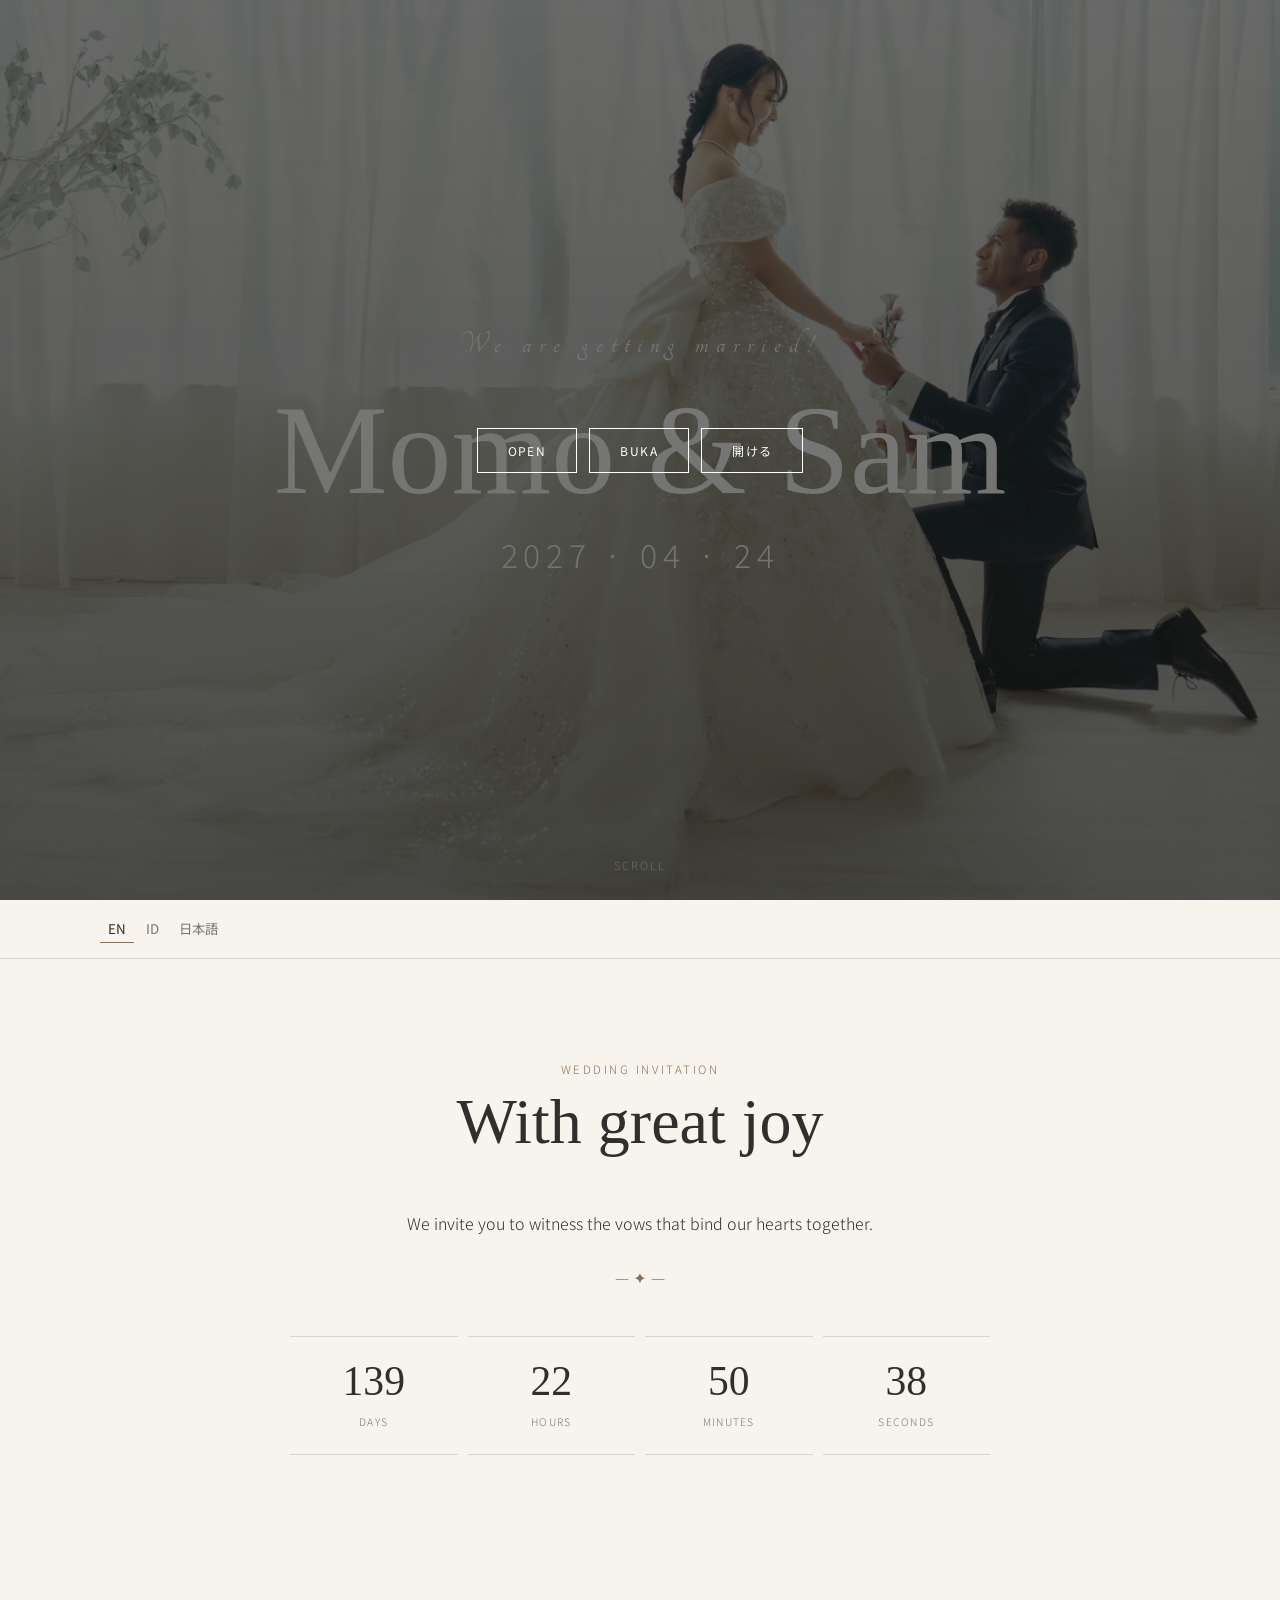
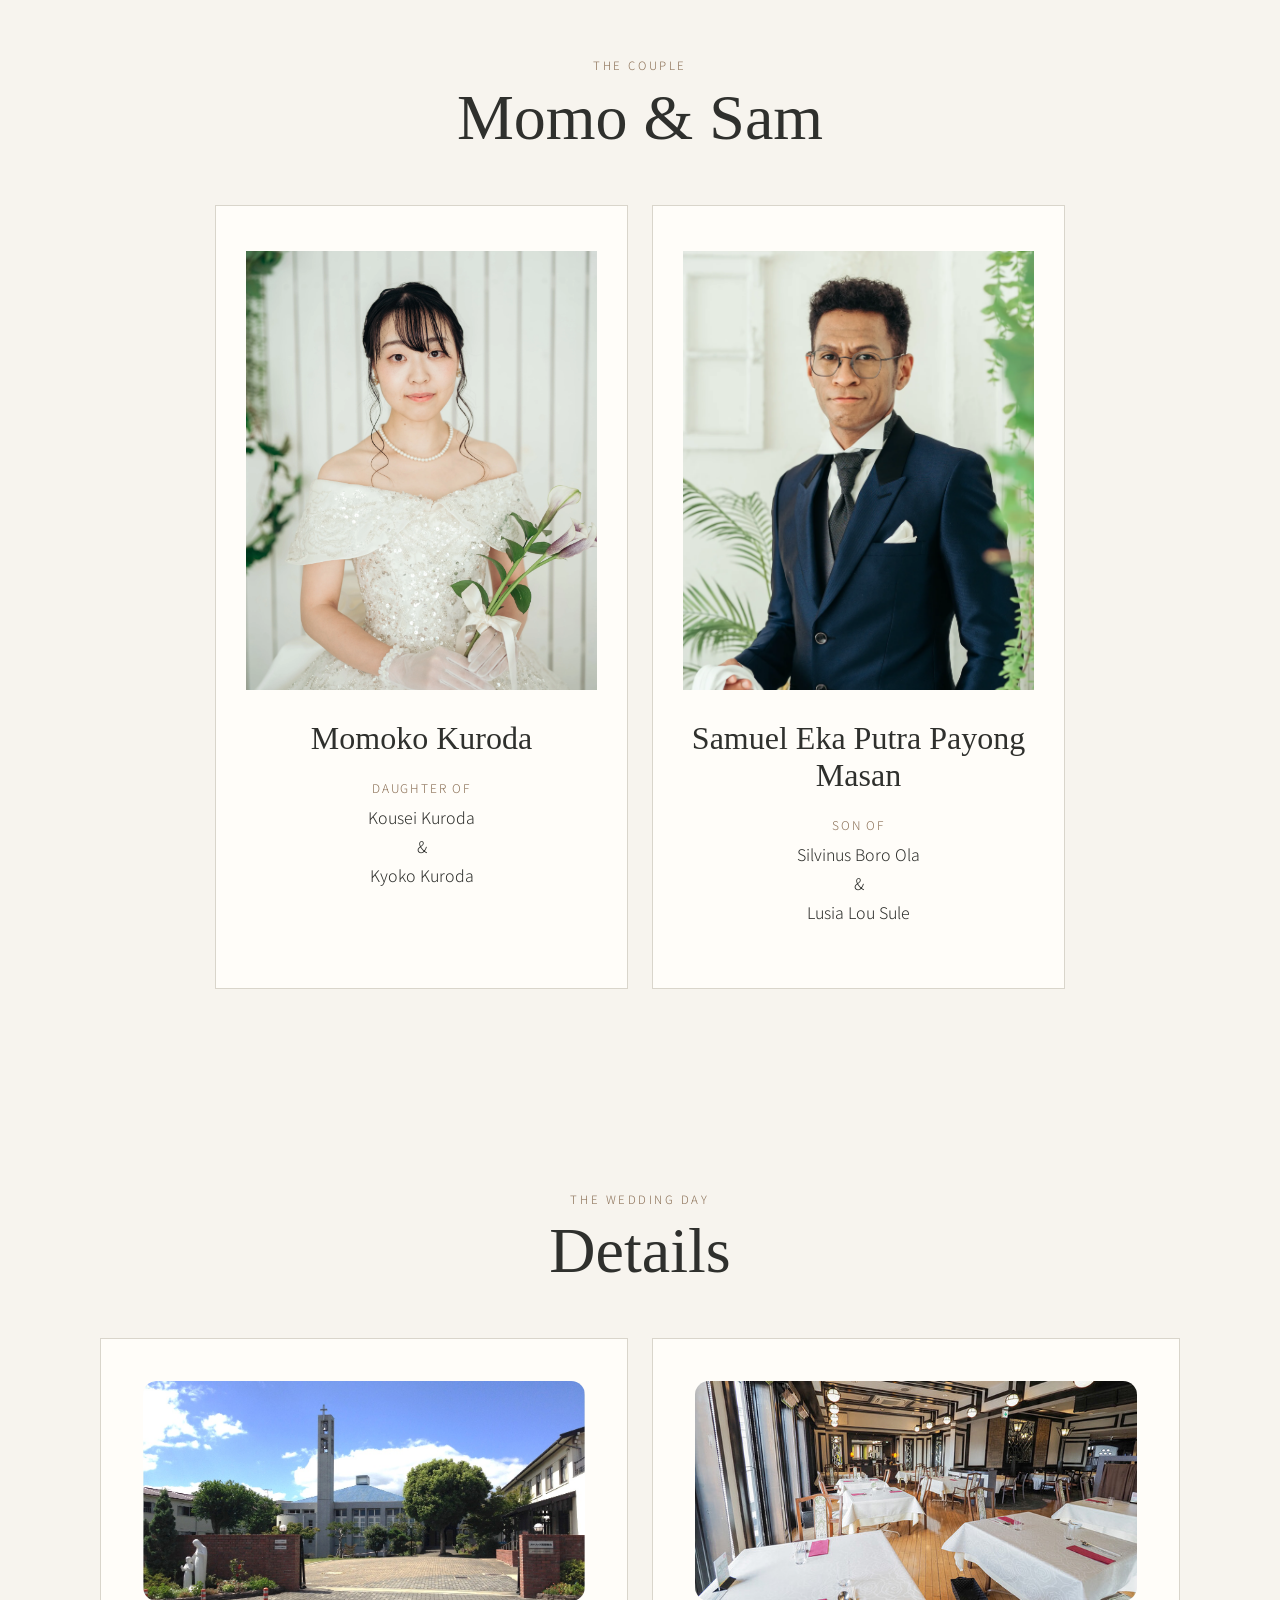
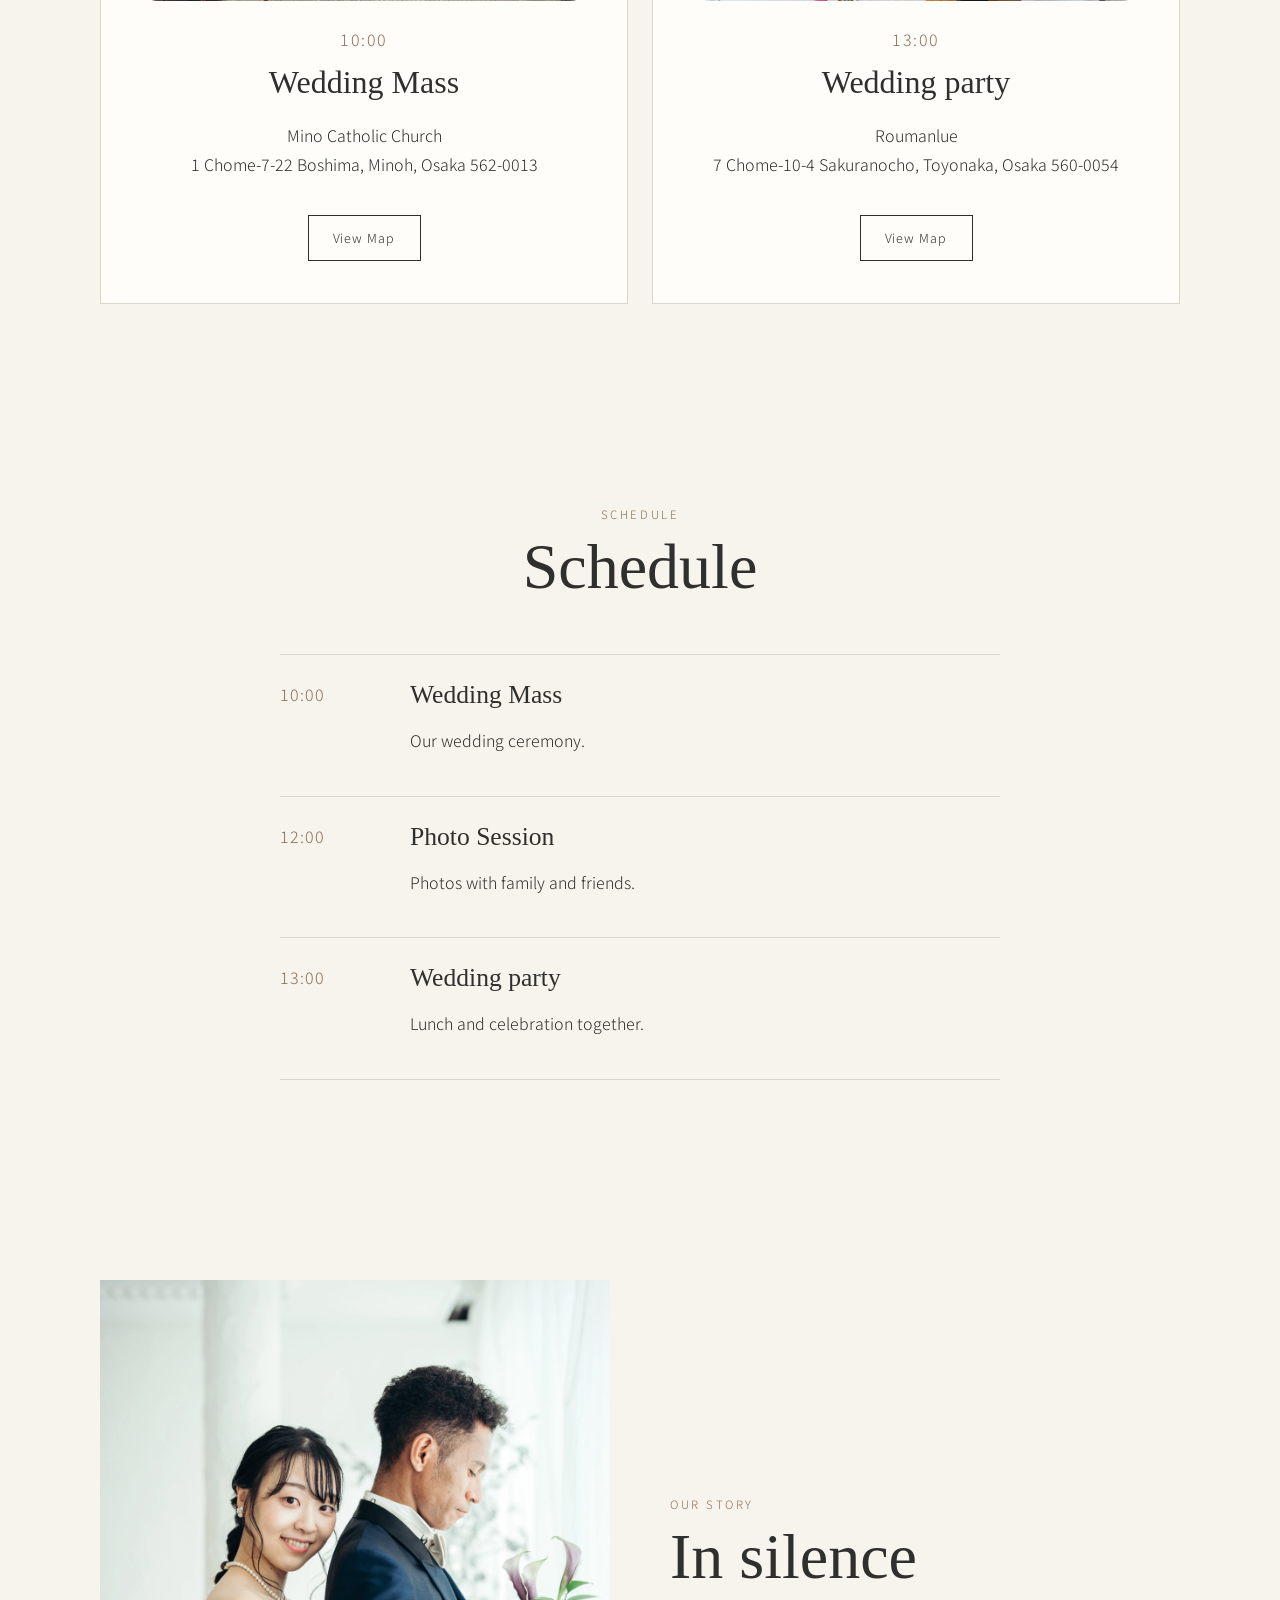
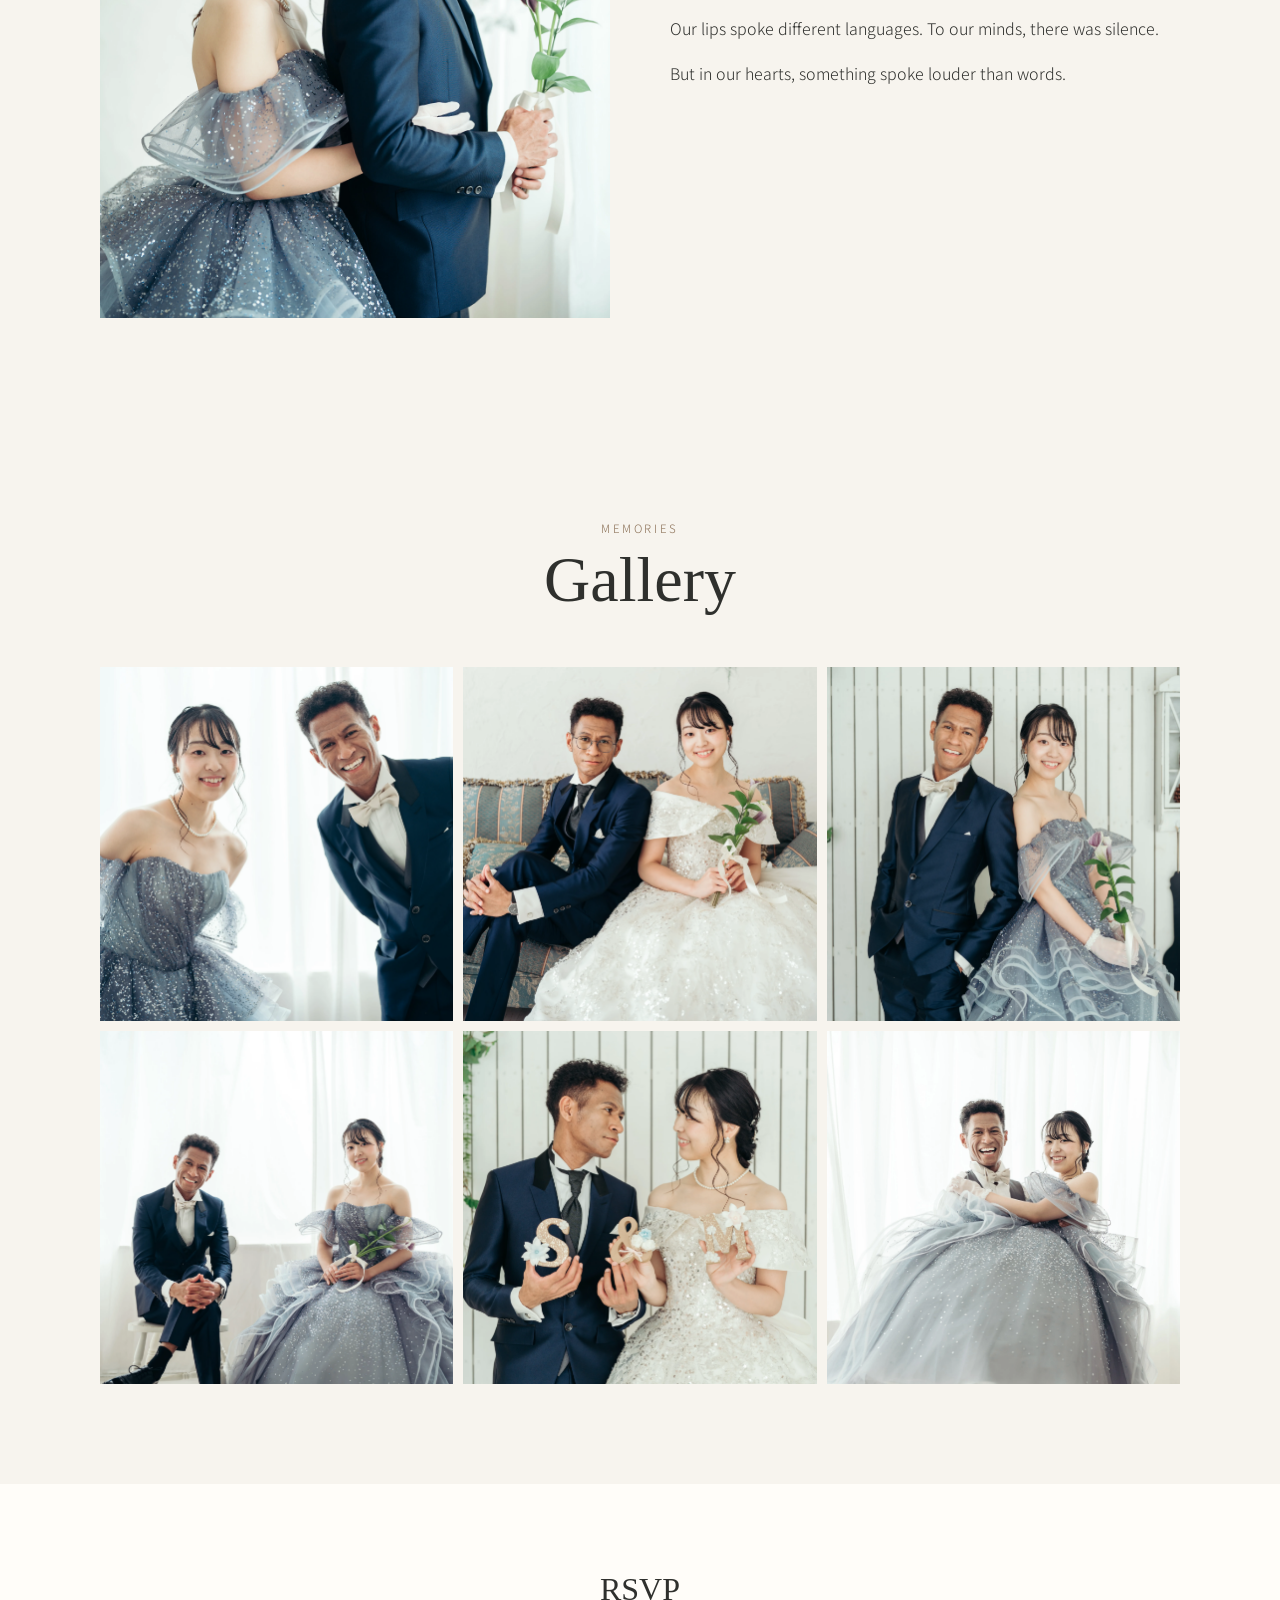
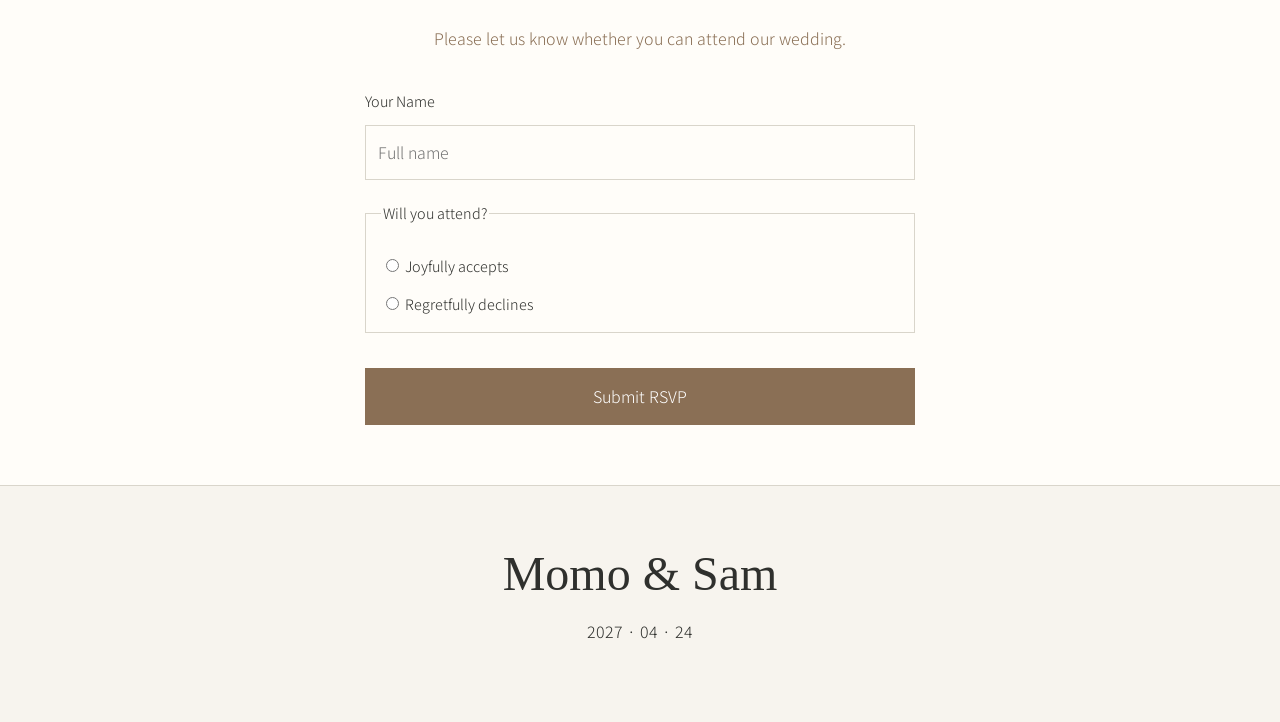
<file: index.html>
<!doctype html>
<html lang="en">
<head>
<meta charset="utf-8">
<meta name="viewport" content="width=device-width, initial-scale=1">
<meta name="description" content="M&S">
<title>M&S</title>
<link rel="stylesheet" href="css/style.css?v=3">
</head>

<body>

<!-- =========================
     OPENING INVITATION
     ========================= -->

<div id="opening-screen">
  <div class="opening-content">
    <button class="opening-language-button" data-opening-lang="en">OPEN</button>
    <button class="opening-language-button" data-opening-lang="id">BUKA</button>
    <button class="opening-language-button" data-opening-lang="ja">開ける</button>    
  </div>
</div>

<audio id="wedding-music" loop>
  <source src="assets/yuubenohoshi.mp3" type="audio/mpeg">
</audio>

<!-- =========================
     MAIN INVITATION
     ========================= -->

<div id="main-content">

<header class="hero">
  <div class="hero-inner">
    <div class="eyebrow"
         data-en="We are getting married!"
         data-id="Kami akan menikah!"
         data-ja="私たちは結婚します！"></div>

    <div class="names">Momo &amp; Sam</div>
    <div class="date">2027 · 04 · 24</div>
  </div>
  <div class="scroll"
       data-en="SCROLL"
       data-id="GULIR"
       data-ja="スクロール"></div>
</header>

<nav>
  <div class="container nav-inner">
    <!-- =========================
    <div class="nav-links">
      <a href="#ceremony"
         data-en="Details"
         data-id="Acara"
         data-ja="詳細"></a>
    </div>
    ========================= -->

    <div class="lang">
      <button class="language-button active" data-lang="en">EN</button>
      <button class="language-button" data-lang="id">ID</button>
      <button class="language-button" data-lang="ja">日本語</button>
    </div>
  </div>
</nav>

<main>

<section>
  <div class="container">

    <div class="section-title">
      <div class="small"
           data-en="Wedding Invitation"
           data-id="Undangan Pernikahan"
           data-ja="結婚式のご案内"></div>

      <h2
        data-en="With great joy"
        data-id="Dengan penuh sukacita"
        data-ja="喜びを込めて"></h2>
    </div>

    <div class="intro"
         data-en="We invite you to witness the vows that bind our hearts together."
         data-id="Kami mengundang Anda untuk menyaksikan janji yang mengikat hati kami."
         data-ja="私たちの心を結ぶ誓いを、どうぞ見届けてください。"></div>

    <div class="ornament">— ✦ —</div>

    <div class="countdown">

      <div class="countdown-item">
        <span id="days" class="countdown-number">0</span>
        <span class="countdown-label"
              data-en="Days"
              data-id="Hari"
              data-ja="日"></span>
      </div>

      <div class="countdown-item">
        <span id="hours" class="countdown-number">0</span>
        <span class="countdown-label"
              data-en="Hours"
              data-id="Jam"
              data-ja="時間"></span>
      </div>

      <div class="countdown-item">
        <span id="minutes" class="countdown-number">0</span>
        <span class="countdown-label"
              data-en="Minutes"
              data-id="Menit"
              data-ja="分"></span>
      </div>

      <div class="countdown-item">
        <span id="seconds" class="countdown-number">0</span>
        <span class="countdown-label"
              data-en="Seconds"
              data-id="Detik"
              data-ja="秒"></span>
      </div>

    </div>
  </div>
</section>

<section id="couple">
  <div class="container">

    <div class="section-title">
      <div class="small"
           data-en="The Couple"
           data-id="Mempelai"
           data-ja="新郎新婦"></div>

      <h2
        data-en="Momo &amp; Sam"
        data-id="Momo &amp; Sam"
        data-ja="もも &amp; サム"></h2>
    </div>

    <div class="couple-grid">

      <div class="person">

        <div class="person-photo">
          <img
            src="assets/momo_profile.webp"
            alt="Momoko Kuroda"
          >
        </div>

        <h3
          data-en="Momoko Kuroda"
          data-id="Momoko Kuroda"
          data-ja="黒田桃子">
        </h3>

        <p class="role"
           data-en="Daughter of"
           data-id="Putri dari"
           data-ja="新婦">
        </p>

        <p
          data-en="Kousei Kuroda<br>&<br>Kyoko Kuroda"
          data-id="Kousei Kuroda<br>&<br>Kyoko Kuroda"
          data-ja="黒田耕正<br>&<br>黒田恭子">
        </p>

      </div>


      <div class="person">

        <div class="person-photo">
          <img
            src="assets/sam_profile.webp"
            alt="Samuel Eka Putra Payong Masan"
          >
        </div>

        <h3
          data-en="Samuel Eka Putra Payong Masan"
          data-id="Samuel Eka Putra Payong Masan"
          data-ja="サムエル・エカ・プトラ・パヨン・マサン">
        </h3>

        <p class="role"
           data-en="Son of"
           data-id="Putra dari"
           data-ja="新郎">
        </p>

        <p
          data-en="Silvinus Boro Ola<br>&<br>Lusia Lou Sule"
          data-id="Silvinus Boro Ola<br>&<br>Lusia Lou Sule"
          data-ja="シルヴィヌス・ボロ・オラ<br>&<br>ルシア・ロウ・スレ">
        </p>

      </div>

    </div>
  </div>
</section>

<section id="ceremony">
  <div class="container">

    <div class="section-title">
      <div class="small"
           data-en="The Wedding Day"
           data-id="Hari Pernikahan"
           data-ja="結婚式当日"></div>

      <h2
        data-en="Details"
        data-id="Acara"
        data-ja="詳細"></h2>
    </div>

    <div class="info-grid">

      <!-- Church -->
      <div class="card">
        <div class="venue-image">
          <img src="assets/venue_church.jpg" alt="Mino Catholic Church">
        </div>

        <div class="time">10:00</div>

        <h3
          data-en="Wedding Mass"
          data-id="Misa Pernikahan"
          data-ja="結婚ミサ"></h3>

        <p
          data-en="Mino Catholic Church<br>1 Chome-7-22 Boshima, Minoh, Osaka 562-0013"
          data-id="Gereja Katolik Mino<br>1 Chome-7-22 Boshima, Minoh, Osaka 562-0013"
          data-ja="カトリック 箕面教会<br>1 Chome-7-22 Boshima, Minoh, Osaka 562-0013">
        </p>

        <a class="button"
           href="https://maps.app.goo.gl/bDb4RW2ueRLUT4ACA"
           target="_blank"
           data-en="View Map"
           data-id="Lihat Peta"
           data-ja="地図を見る"></a>
      </div>


      <!-- Restaurant -->
      <div class="card">
        <div class="venue-image">
          <img src="assets/venue_romanlue.jpg" alt="Roumanlu">
        </div>

        <div class="time">13:00</div>

        <h3
          data-en="Wedding party"
          data-id="Resepsi"
          data-ja="ウェディングパーティ"></h3>

        <p
          data-en="Roumanlue<br>7 Chome-10-4 Sakuranocho, Toyonaka, Osaka 560-0054"
          data-id="Roumanlue<br>7 Chome-10-4 Sakuranocho, Toyonaka, Osaka 560-0054"
          data-ja="チャイナダイニン 浪曼路(ローマンルゥ)<br>7 Chome-10-4 Sakuranocho, Toyonaka, Osaka 560-0054">
        </p>

        <a class="button"
           href="https://maps.app.goo.gl/jHKdJuyL3D27Stkt5"
           target="_blank"
           data-en="View Map"
           data-id="Lihat Peta"
           data-ja="地図を見る"></a>
      </div>

    </div>
  </div>
</section>

<section>
  <div class="container">

    <div class="section-title">
      <div class="small"
           data-en="Schedule"
           data-id="Jadwal"
           data-ja="スケジュール"></div>

      <h2
        data-en="Schedule"
        data-id="Jadwal"
        data-ja="予定"></h2>
    </div>

    <div class="timeline">

      <div class="event">
        <div class="event-time">10:00</div>
        <div>
          <h3
            data-en="Wedding Mass"
            data-id="Misa Pernikahan"
            data-ja="結婚ミサ"></h3>

          <p
            data-en="Our wedding ceremony."
            data-id="Upacara pernikahan kami."
            data-ja="私たちの結婚式です。"></p>
        </div>
      </div>

      <div class="event">
        <div class="event-time">12:00</div>
        <div>
          <h3
            data-en="Photo Session"
            data-id="Sesi Foto"
            data-ja="写真撮影"></h3>

          <p
            data-en="Photos with family and friends."
            data-id="Foto bersama keluarga dan teman-teman."
            data-ja="ご家族やご友人との写真撮影です。"></p>
        </div>
      </div>

      <div class="event">
        <div class="event-time">13:00</div>
        <div>
          <h3
            data-en="Wedding party"
            data-id="Resepsi"
            data-ja="ウェディングパーティ"></h3>

          <p
            data-en="Lunch and celebration together."
            data-id="Makan siang dan perayaan bersama."
            data-ja="昼食を楽しみながら、一緒にお祝いしましょう。"></p>
        </div>
      </div>

    </div>
  </div>
</section>

<section>
  <div class="container story">

    <div class="story-image"></div>

    <div class="story-text">

      <div class="section-title" style="text-align:left;margin-bottom:25px">
        <div class="small"
             data-en="Our Story"
             data-id="Kisah Kami"
             data-ja="私たちの物語"></div>

        <h2
          data-en="In silence"
          data-id="Dalam Diam"
          data-ja="言葉にならない想い"></h2>
      </div>

      <p
        data-en="Our lips spoke different languages. To our minds, there was silence."
        data-id="Bibir kami berbicara dalam bahasa yang berbeda, sunyi bagi pikiran kami, namun begitu lantang di dalam hati."
        data-ja="私たちは違う言葉を話していた。心には静けさがあった。"></p>

      <p
        data-en="But in our hearts, something spoke louder than words."
        data-id="Gantilah bagian ini dengan kisah kalian, tanggal-tanggal penting, atau pesan pribadi untuk para tamu."
        data-ja="それでも、心の奥では、確かに大きく響いていた。"></p>

    </div>
  </div>
</section>

<section>
  <div class="container">

    <div class="section-title">
      <div class="small"
           data-en="Memories"
           data-id="Kenangan"
           data-ja="思い出"></div>

      <h2
        data-en="Gallery"
        data-id="Galeri"
        data-ja="ギャラリー"></h2>
    </div>

    <div class="gallery">
      <img src="assets/IMG_0028.webp" alt="Foto">
      <img src="assets/IMG_0222.webp" alt="Foto">
      <img src="assets/IMG_0138.webp" alt="Foto">
      <img src="assets/IMG_0161.webp" alt="Foto">
      <img src="assets/IMG_0181.webp" alt="Foto">
      <img src="assets/IMG_0214.webp" alt="Foto">
    </div>

  </div>
</section>

<section class="rsvp">
  <div class="rsvp-container">
    <h2
      data-en="RSVP"
      data-id="RSVP"
      data-ja="出欠のお返事">
      RSVP
    </h2>

    <p class="rsvp-description"
       data-en="Please let us know whether you can attend our wedding."
       data-id="Mohon konfirmasi apakah Anda dapat menghadiri pernikahan kami."
       data-ja="結婚式へのご出席についてお知らせください。">
      Please let us know whether you can attend our wedding.
    </p>

    <form id="rsvp-form">
      <label for="rsvp-name"
        data-en="Your Name"
        data-id="Nama Anda"
        data-ja="お名前">
        Your Name
      </label>

      <input type="text" id="rsvp-name" name="name"
        placeholder="Full name" required>

      <fieldset>
        <legend
          data-en="Will you attend?"
          data-id="Apakah Anda akan hadir?"
          data-ja="ご出席されますか？">
          Will you attend?
        </legend>

        <label>
          <input type="radio" name="attendance" value="Yes" required>
          <span
            data-en="Joyfully accepts"
            data-id="Ya, saya akan hadir"
            data-ja="出席します">
            Joyfully accepts
          </span>
        </label>

        <label>
          <input type="radio" name="attendance" value="No">
          <span
            data-en="Regretfully declines"
            data-id="Maaf, saya tidak dapat hadir"
            data-ja="欠席します">
            Regretfully declines
          </span>
        </label>
      </fieldset>

      <div id="rsvp-extra" hidden>
        <label for="rsvp-guests"
          data-en="Will you bring anyone with you?"
          data-id="Apakah Anda akan membawa pendamping?"
          data-ja="ご同伴者はいらっしゃいますか？">
          Will you bring anyone with you?
        </label>

        <select id="rsvp-guests" name="guest_count">
          <option value="0"
            data-en="No, just me"
            data-id="Tidak, hanya saya"
            data-ja="いいえ、本人のみ">
            No, just me
          </option>
          <option value="1"
            data-en="Yes, 1 guest"
            data-id="Ya, 1 orang"
            data-ja="はい、1名">
            Yes, 1 guest
          </option>
          <option value="2"
            data-en="Yes, 2 guests"
            data-id="Ya, 2 orang"
            data-ja="はい、2名">
            Yes, 2 guests
          </option>
          <option value="3"
            data-en="Yes, 3 guests"
            data-id="Ya, 3 orang"
            data-ja="はい、3名">
            Yes, 3 guests
          </option>
        </select>

        <label for="rsvp-guest-names"
          data-en="Names of your accompanying guests"
          data-id="Nama pendamping"
          data-ja="ご同伴者のお名前">
          Names of your accompanying guests
        </label>

        <textarea id="rsvp-guest-names" name="guest_names"
          rows="2"
          placeholder="Please enter their names"></textarea>

        <label for="rsvp-allergies"
          data-en="Food allergies or dietary requirements"
          data-id="Alergi makanan atau kebutuhan diet"
          data-ja="食物アレルギー・食事制限">
          Food allergies or dietary requirements
        </label>

        <textarea id="rsvp-allergies" name="allergies"
          rows="3"
          placeholder="Please let us know (optional)"></textarea>
      </div>

      <button type="submit"
        data-en="Submit RSVP"
        data-id="Kirim Konfirmasi"
        data-ja="回答を送信">
        Submit RSVP
      </button>
    </form>
  </div>
</section>

</main>

<footer>
  <div class="footer-names">Momo &amp; Sam</div>
  <p>2027 · 04 · 24</p>
</footer>

</div>

<script src="js/script.js"></script>

</body>
</html>
</file>
<file: css/style.css>
@import url('https://fonts.googleapis.com/css2?family=Noto+Sans+JP:wght@300;400;500&family=Noto+Serif+JP:wght@300;400;500&family=Tangerine:wght@400;700&display=swap');

:root {
  --paper: #f7f4ee;
  --ink: #2f302d;
  --muted: #77766f;
  --line: #d9d5cb;
  --accent: #8a6f55;
  --white: #fffdf9;
  --serif: "Cormorant Garamond", Georgia, serif;
  --sans: "Noto Sans JP", system-ui, sans-serif;
  --script: "Tangerine", cursive;
}

* {
  box-sizing: border-box;
}

html {
  scroll-behavior: smooth;
}

body {
  margin: 0;
  background: var(--paper);
  color: var(--ink);
  font-family: var(--sans);
  font-weight: 300;
  line-height: 1.8;
}

a {
  color: inherit;
  text-decoration: none;
}

img {
  display: block;
  width: 100%;
}

button {
  font-family: inherit;
}

.container {
  width: min(1080px, calc(100% - 40px));
  margin: auto;
}

.hero {
  min-height: 100svh;
  position: relative;
  display: grid;
  place-items: center;
  text-align: center;
  overflow: hidden;
  background:
    linear-gradient(rgba(25,25,22,.22), rgba(25,25,22,.30)),
    url("../assets/top.webp") right center/cover;
  color: white;
}

@media (orientation: portrait) {
  .hero {
    background-position: 80% center;
  }
}

.hero-inner {
  padding: 80px 20px;
}

.eyebrow {
  letter-spacing: .25em;  
  font-size: 2rem;
  font-family: var(--script);
  /*text-transform: uppercase; */
}

.names {
  font: 500 clamp(3.5rem, 11vw, 8rem)/.8 var(--serif);
  margin: 25px 0;
}

.date {
  letter-spacing: .18em;
  font-size: 2rem;
}

.scroll {
  position: absolute;
  bottom: 25px;
  font-size: .7rem;
  letter-spacing: .18em;
}

nav {
  position: sticky;
  top: 0;
  z-index: 20;
  background: rgba(247,244,238,.94);
  backdrop-filter: blur(12px);
  border-bottom: 1px solid var(--line);
}

.nav-inner {
  min-height: 58px;
  display: flex;
  align-items: center;
  justify-content: space-between;
  gap: 20px;
}

.nav-links {
  display: flex;
  gap: 22px;
  font-size: .8rem;
}

.lang {
  display: flex;
  gap: 4px;
  font-size: .75rem;
}

.lang .language-button {
  padding: 4px 8px;
  border: 0;
  border-bottom: 1px solid transparent;
  background: transparent;
  color: var(--muted);
  cursor: pointer;
}

.lang .language-button:hover {
  color: var(--ink);
}

.lang .language-button.active {
  color: var(--ink);
  border-color: var(--accent);
}

section {
  padding: 100px 0;
}

.section-title {
  text-align: center;
  margin-bottom: 55px;
}

.section-title .small {
  color: var(--accent);
  font-size: .72rem;
  letter-spacing: .22em;
  text-transform: uppercase;
}

.section-title h2 {
  font: 500 clamp(2.3rem, 6vw, 4rem)/1 var(--serif);
  margin: 10px 0 0;
}

.intro {
  max-width: 680px;
  text-align: center;
  margin: auto;
  font-size: 1rem;
}

.ornament {
  text-align: center;
  color: var(--accent);
  margin: 25px 0;
}

.info-grid {
  display: grid;
  grid-template-columns: repeat(2, 1fr);
  gap: 24px;
}

.card {
  background: var(--white);
  padding: 42px;
  border: 1px solid var(--line);
  text-align: center;
}

.card h3 {
  font: 500 2rem var(--serif);
  margin: 10px 0 20px;
}

.card .time {
  color: var(--accent);
  letter-spacing: .1em;
}

.button {
  display: inline-block;
  border: 1px solid var(--ink);
  padding: 11px 24px;
  margin-top: 20px;
  font-size: .78rem;
  letter-spacing: .08em;
  transition: .2s;
}

.button:hover {
  background: var(--ink);
  color: white;
}

.timeline {
  max-width: 720px;
  margin: auto;
}

.event {
  display: grid;
  grid-template-columns: 130px 1fr;
  border-top: 1px solid var(--line);
  padding: 25px 0;
}

.event:last-child {
  border-bottom: 1px solid var(--line);
}

.event-time {
  color: var(--accent);
  letter-spacing: .06em;
}

.event h3 {
  margin: 0;
  font: 500 1.6rem var(--serif);
}

.story {
  display: grid;
  grid-template-columns: 1fr 1fr;
  gap: 60px;
  align-items: center;
}

.story-image {
  aspect-ratio: 4/5;
  background: #e7e2d8 url("../assets/story.webp") center/cover;
}

.story-text h3 {
  font: 500 3rem var(--serif);
  margin-top: 0;
}

.gallery {
  display: grid;
  grid-template-columns: repeat(3, 1fr);
  gap: 10px;
}

.gallery img {
  aspect-ratio: 1;
  object-fit: cover;
  background: #e7e2d8;
  cursor: zoom-in;
  transition: transform 0.25s ease;
}

.gallery img:active {
  transform: scale(1.5);
}

.countdown {
  display: grid;
  grid-template-columns: repeat(4, 1fr);
  max-width: 700px;
  margin: 45px auto 0;
  gap: 10px;
}

.countdown-item {
  text-align: center;
  padding: 20px 5px;
  border-top: 1px solid var(--line);
  border-bottom: 1px solid var(--line);
}

.countdown-number {
  display: block;
  font: 500 2.6rem var(--serif);
}

.countdown-label {
  font-size: .65rem;
  letter-spacing: .12em;
  text-transform: uppercase;
  color: var(--muted);
}

.rsvp {
  background: var(--white);
}

.rsvp-box {
  max-width: 650px;
  margin: auto;
  text-align: center;
}

footer {
  padding: 60px 0;
  text-align: center;
  border-top: 1px solid var(--line);
}

.footer-names {
  font: 500 3rem var(--serif);
}

.couple-grid {
  display: grid;
  grid-template-columns: repeat(2, 1fr);
  gap: 24px;
  max-width: 850px;
  margin: auto;
}

.person {
  text-align: center;
  padding: 45px 30px;
  background: var(--white);
  border: 1px solid var(--line);
}

.person h3 {
  font: 500 2.0rem var(--serif);
  margin: 0 0 20px;
}

.person .role {
  color: var(--accent);
  font-size: .75rem;
  letter-spacing: .15em;
  text-transform: uppercase;
  margin-bottom: 5px;
}

.person p {
  margin-top: 5px;
}

/* =========================
   OPENING INVITATION
   ========================= */

#opening-screen {
  position: fixed;
  inset: 0;
  z-index: 1000;
  display: grid;
  place-items: center;
  background:
    linear-gradient(
      rgba(25, 25, 22, 0.55),
      rgba(25, 25, 22, 0.65)
    )
    center/cover;
  color: white;
  transition:
    opacity 1s ease,
    visibility 1s ease;
}

#opening-screen.hidden {
  opacity: 0;
  visibility: hidden;
  pointer-events: none;
}

.opening-content {
  width: min(700px, calc(100% - 40px));
  text-align: center;
  display: flex;
  justify-content: center;
  align-items: center;
  gap: 12px;
  flex-wrap: wrap;
}

.opening-language-button {
  padding: 13px 30px;
  border: 1px solid white;
  background: transparent;
  color: white;
  font-family: var(--sans);
  font-size: .75rem;
  letter-spacing: .12em;
  cursor: pointer;
  transition:
    background .3s ease,
    color .3s ease;
}

.opening-language-button:hover {
  background: white;
  color: var(--ink);
}

@media (max-width: 720px) {
  .nav-links {
    display: none;
  }

  .info-grid,
  .story {
    grid-template-columns: 1fr;
  }

  .story {
    gap: 30px;
  }

  .gallery {
    grid-template-columns: repeat(2, 1fr);
  }

  .event {
    grid-template-columns: 90px 1fr;
  }

  .countdown-number {
    font-size: 2rem;
  }

  section {
    padding: 75px 0;
  }

  .card {
    padding: 30px 20px;
  }

  .couple-grid {
    grid-template-columns: 1fr;
  }

  .opening-content {
    flex-direction: column;
    gap: 10px;
  }

  .opening-language-button {
    width: min(220px, 70vw);
  }

  .eyebrow {
    font-size: 1.1rem;
  }

  .date {
    font-size: 1.4rem;
  }
}


.person-photo {
    width: 100%;
    aspect-ratio: 4 / 5;
    overflow: hidden;
    margin-bottom: 30px;
}

.person-photo img {
    width: 100%;
    height: 100%;
    object-fit: cover;
    display: block;
}

.venue-image {
  width: 100%;
  height: 220px;
  overflow: hidden;
  border-radius: 14px;
  margin-bottom: 24px;
}

.venue-image img {
  width: 100%;
  height: 100%;
  object-fit: cover;
  display: block;
}

.rsvp {
  padding: 60px 20px;
  background: var(--white);
}

.rsvp-container {
  max-width: 550px;
  margin: 0 auto;
}

.rsvp h2 {
  text-align: center;
  font: 500 2rem var(--serif);
  margin-bottom: 10px;
}

.rsvp-description {
  text-align: center;
  margin-bottom: 35px;
  color: var(--accent);
}

.rsvp form {
  display: flex;
  flex-direction: column;
  gap: 12px;
}

.rsvp label,
.rsvp legend {
  font-size: 0.9rem;
}

.rsvp input[type="text"],
.rsvp select,
.rsvp textarea {
  width: 100%;
  padding: 12px;
  border: 1px solid var(--line);
  background: transparent;
  font: inherit;
  box-sizing: border-box;
}

.rsvp fieldset {
  border: 1px solid var(--line);
  padding: 15px;
  margin: 8px 0;
}

.rsvp fieldset label {
  display: block;
  margin-top: 12px;
}

.rsvp button {
  margin-top: 15px;
  padding: 14px;
  border: none;
  background: var(--accent);
  color: white;
  font: inherit;
  cursor: pointer;
}

.rsvp button:hover {
  opacity: 0.85;
}
</file>
